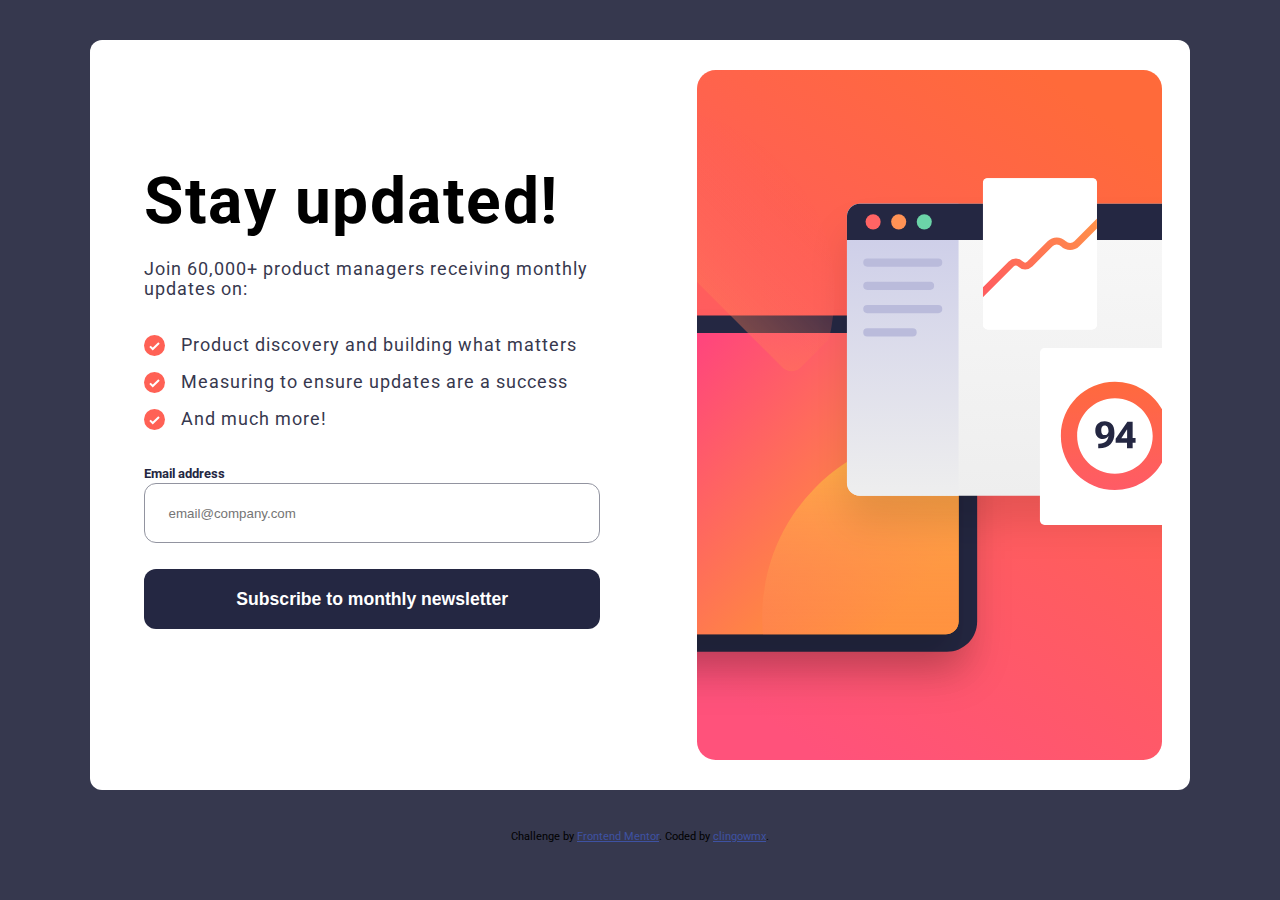
<file: index.html>
<!DOCTYPE html>
<html lang="en">

<head>
  <meta charset="UTF-8">
  <meta name="viewport" content="width=device-width, initial-scale=1.0">
  <!-- displays site properly based on user's device -->

  <link rel="icon" type="image/png" sizes="32x32" href="./assets/images/favicon-32x32.png">
  <link rel="preconnect" href="https://fonts.googleapis.com">
  <link rel="preconnect" href="https://fonts.gstatic.com" crossorigin>
  <link href="https://fonts.googleapis.com/css2?family=Roboto:wght@400;700&display=swap" rel="stylesheet">
  <link rel="stylesheet" href="./style.css">
  <title>Frontend Mentor | Newsletter sign-up form with success message</title>

</head>

<body>
  <main class="mainCard">
    <img class="main-image" src="./images/illustration-sign-up-mobile.svg" alt="main-image">

    <section class="mainMain">

      <section class="mainCard__info__container">
        <h1 class="mainCard__info__container--title">
          Stay updated!
        </h1>
        <p class="mainCard__info__container--paragraph">
          Join 60,000+ product managers receiving monthly updates on:
        </p>
        <section class="mainCard__info__container__list">
          <div class="mainCard__info__container__list--div">
            <img class="icon-list" src="./images/icon-list.svg" alt="thickOK">
            <p class="mainCard__info__container__list--div--paragraph">
              Product discovery and building what matters
            </p>
          </div>
          <div class="mainCard__info__container__list--div">
            <img class="icon-list" src="./images/icon-list.svg" alt="thickOK">
            <p class="mainCard__info__container__list--div--paragraph">
              Measuring to ensure updates are a success
            </p>
          </div>
          <div class="mainCard__info__container__list--div">
            <img class="icon-list" src="./images/icon-list.svg" alt="thickOK">
            <p class="mainCard__info__container__list--div--paragraph">
              And much more!
            </p>
          </div>
        </section>
      </section>
      
      <section class="sectionForm">
        <form action="" class="sectionForm__form">
          <div class="sectionForm__form__email__container">
            <p class="sectionForm__form__email__container--email">
              Email address
            </p>
            <p class="sectionForm__form__email__container--email--error">

            </p>
          </div>
          <div class="sectionForm__form__input--email">
            <input class="input-email" type="email" placeholder="  email@company.com">
          </div>
          <button class="main-button">
            Subscribe to monthly newsletter
          </button>
        </form>
      </section>
    </section>
  </main>
      <section class="success--container">
      <section class="success">
        <img src="./images/icon-success.svg" alt="success">
        <div class="success--div">
          <h1 class="success__title">
            Thanks for subscribing!
          </h1>
          <p class="success__paragraph">
            A confirmation email has been sent to 
            <span class="success__paragraph--span">
              ash@loremcompany.com.
            </span>
            Please open it and click the button inside to confirm your subscription.
          </p>
        </div>
        <button class="success__button">
          Dismiss message
        </button>
      </section>
    </section>

      
    <div class="attribution">
      Challenge by <a href="https://www.frontendmentor.io?ref=challenge" target="_blank">Frontend Mentor</a>.
      Coded by <a href="#">clingowmx</a>.
    </div>




















<script src="./main.js"></script>
</body>

</html>
</file>
<file: style.css>
:root {
    --Tomato: hsl(4, 100%, 67%);
    --Dark-Slate-Grey: hsl(234, 29%, 20%);
    --Charcoal-Grey: hsl(235, 18%, 26%);
    --Grey: hsl(231, 7%, 60%);
    --White: hsl(0, 0%, 100%);
}

* {
    margin: 0;
    padding: 0;
    box-sizing: border-box;
}

body {
    font-family: 'Roboto', sans-serif;
    font-size: 16px;
    background-color: var(--Charcoal-Grey);
    width: 100%;
}

.itsValid{
    border: green;
}

.mainCard {
    width: 375px;
    height: 750px;
    background-color: var(--White);
    margin: 0 auto;
}

.mainMain {
    width: 100%;
}

.mainCard__info__container {
    width: 90%;
    margin: 14px auto 14px;
}

.mainCard__info__container--title {
    font-size: 2.3em;
    padding-bottom: 20px;
}

.mainCard__info__container--paragraph {
    color: var(--Charcoal-Grey);
}

.mainCard__info__container__list {
    width: 100%;
    margin: 36px auto;
}

.mainCard__info__container__list--div {
    display: flex;
    margin-top: 16px;
    gap: 16px;
    color: var(--Charcoal-Grey);
}

.sectionForm {
    width: 90%;
    margin: 36px auto 16px;
}

.sectionForm__form__email__container {
    display: flex;
    justify-content: space-between;
    font-size: .8em;
}

.sectionForm__form__email__container--email {
    color: var(--Dark-Slate-Grey);
    font-weight: 700;
}

.sectionForm__form__email__container--email--error {
    color: var(--Tomato);
}

.sectionForm__form__input--email {
    width: 100%;
}

.input-email {
    width: 100%;
    height: 42px;
    border-radius: 12px;
    border: 1px solid var(--Grey);
    margin: 2px auto 16px;
}

.input-email::placeholder {
    padding-left: 16px;
}

.main-button {
    width: 100%;
    height: 42px;
    border-radius: 12px;
    background-color: var(--Dark-Slate-Grey);
    border: none;
    color: var(--White);
    font-weight: 700;
}
.success--container{
    display: none;
    height: 750px;
    background-color: white;
    /* display: block;
    background-color: white;
    border-radius: 16px;
    margin: 150px 50px; */
}
.success {
    width: 90%;
    margin: 0 auto;
    padding: 140px 4px 0px;
    background-color: var(--White);
}

.success--div {
    padding: 26px 0px;
}

.success__title {
    font-size: 2.5em;
    padding-bottom: 20px;
}

.success__paragraph {
    letter-spacing: 1px;
    line-height: 20px;
    font-size: 0.9em;
}
.success__button{
    width: 357px;
    height: 50px;
    background-color: var(--Charcoal-Grey);
    color: var(--White);
    border-radius: 12px;
    margin-top: 180px;
    border: none;
    font-size: 1.1em;
    letter-spacing: 1px;
    cursor: pointer;
}

.success__paragraph--span {
    font-weight: 700;
}

.attribution {
    font-size: 11px;
    text-align: center;
}

.attribution a {
    color: hsl(228, 45%, 44%);
}

@media(min-width:745px) {
    .mainCard {
        display: flex;
        flex-direction: row;
        width: 1100px;
        margin: 40px auto;
        border-radius: 12px;
    }

    .main-image {
        content: url("./images/illustration-sign-up-desktop.svg");
        order: 2;
        padding: 30px 28px 30px 28px;
    }

    .mainMain {
        order: 1;
        padding: 30px 28px;
    }

    .mainCard__info__container--title {
        padding-top: 80px;
        letter-spacing: 1.5px;
        font-size: 4em;
    }

    .mainCard__info__container--paragraph {
        font-size: 1.1em;
        letter-spacing: 1px;
    }

    .mainCard__info__container__list {
        font-size: 1.1em;
        letter-spacing: 1px;
    }

    .input-email {
        height: 60px;
        margin-bottom: 26px;
        width: 97%;
    }

    .main-button {
        height: 60px;
        width: 97%;
        font-size: 1.1em;
    }

    .success--container{
        width: 50%;
        margin: 120px auto;
        background-color: white;
        height: 460px;
        border-radius: 16px;
    }
    .success{
        padding: 50px 22px 0;
    }
    .success__button{
        margin-top: 20px;
        width: 370px;
    }
}
</file>
